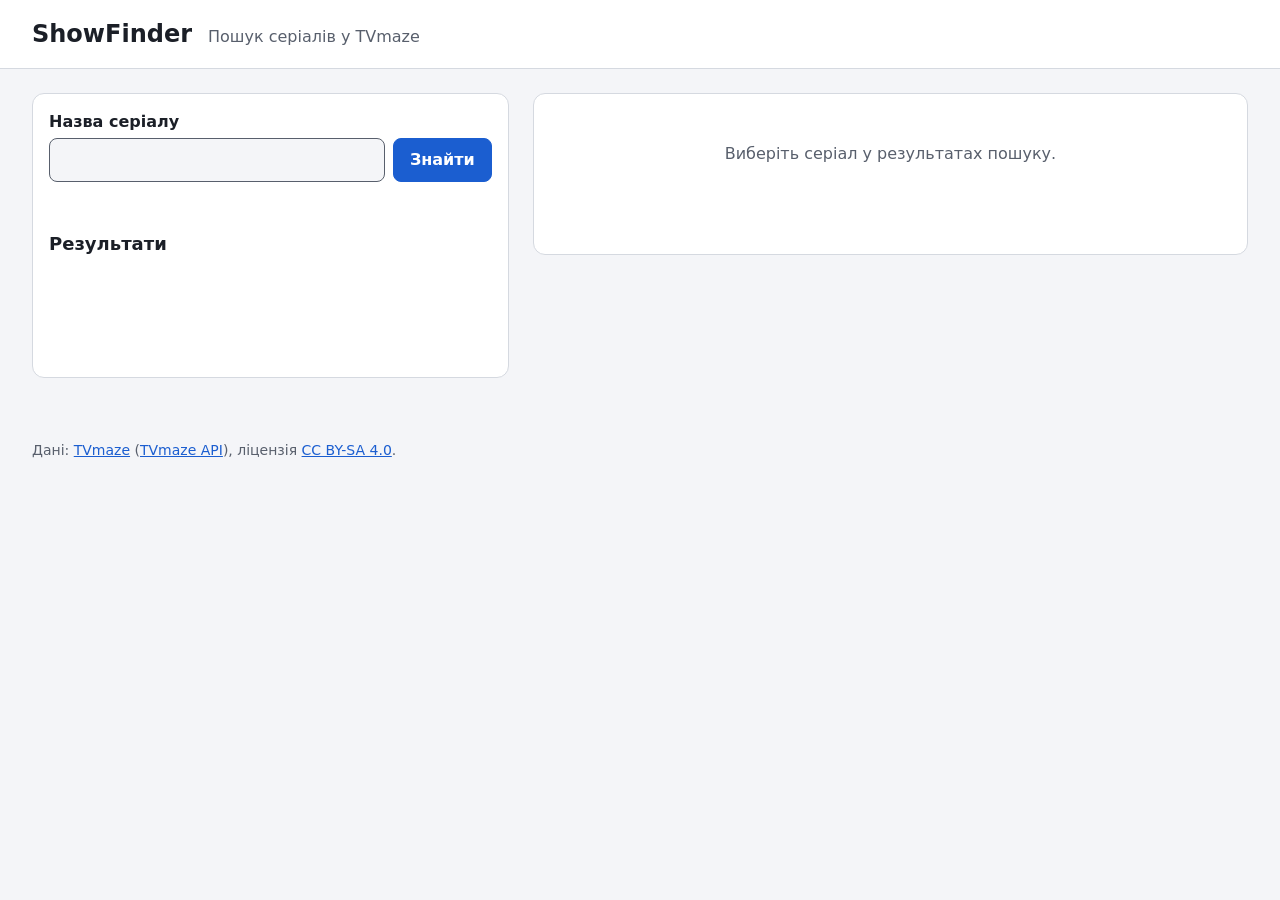
<file: index.html>
<!doctype html>
<html lang="uk">
  <head>
    <meta charset="utf-8" />
    <meta name="viewport" content="width=device-width, initial-scale=1" />
    <title>ShowFinder — пошук серіалів у TVmaze</title>
    <meta name="description" content="Пошук серіалів через TVmaze API: результати, епізоди за сезонами й актори." />
    <link rel="icon" href="data:," />
    <link rel="stylesheet" href="styles.css" />
    <script type="module" src="src/main.js"></script>
  </head>
  <body>
    <header class="site-header">
      <div class="container site-header__inner">
        <h1 class="site-title">ShowFinder</h1>
        <p class="site-tagline">Пошук серіалів у TVmaze</p>
      </div>
    </header>

    <main class="container layout">
      <section class="pane pane--search" aria-labelledby="results-heading">
        <form id="search" class="search" role="search" aria-label="Пошук серіалів">
          <label for="search-query">Назва серіалу</label>
          <div class="search__row">
            <input id="search-query" name="query" type="search" autocomplete="off" spellcheck="false" />
            <button type="submit" class="btn btn--primary">Знайти</button>
          </div>
        </form>
        <p id="status" class="status" role="status"></p>
        <h2 id="results-heading" class="pane__heading">Результати</h2>
        <div id="results" class="region"></div>
      </section>

      <section class="pane pane--details" aria-label="Сторінка серіалу">
        <div id="details" class="region">
          <p class="placeholder">Виберіть серіал у результатах пошуку.</p>
        </div>
      </section>
    </main>

    <footer class="site-footer container">
      <p>
        Дані: <a href="https://www.tvmaze.com">TVmaze</a>
        (<a href="https://www.tvmaze.com/api">TVmaze API</a>), ліцензія
        <a href="https://creativecommons.org/licenses/by-sa/4.0/">CC BY-SA 4.0</a>.
      </p>
    </footer>

    <!-- Стани областей #results і #details. Стилі для них готові. -->
    <template id="state-loading">
      <p class="state state--loading"><span class="spinner" aria-hidden="true"></span>Завантаження…</p>
    </template>

    <template id="state-message">
      <p class="state state--message"></p>
    </template>

    <template id="state-error">
      <div class="state state--error">
        <p class="state__text"></p>
        <button type="button" class="btn" data-action="retry">Спробувати ще</button>
      </div>
    </template>
  </body>
</html>
</file>
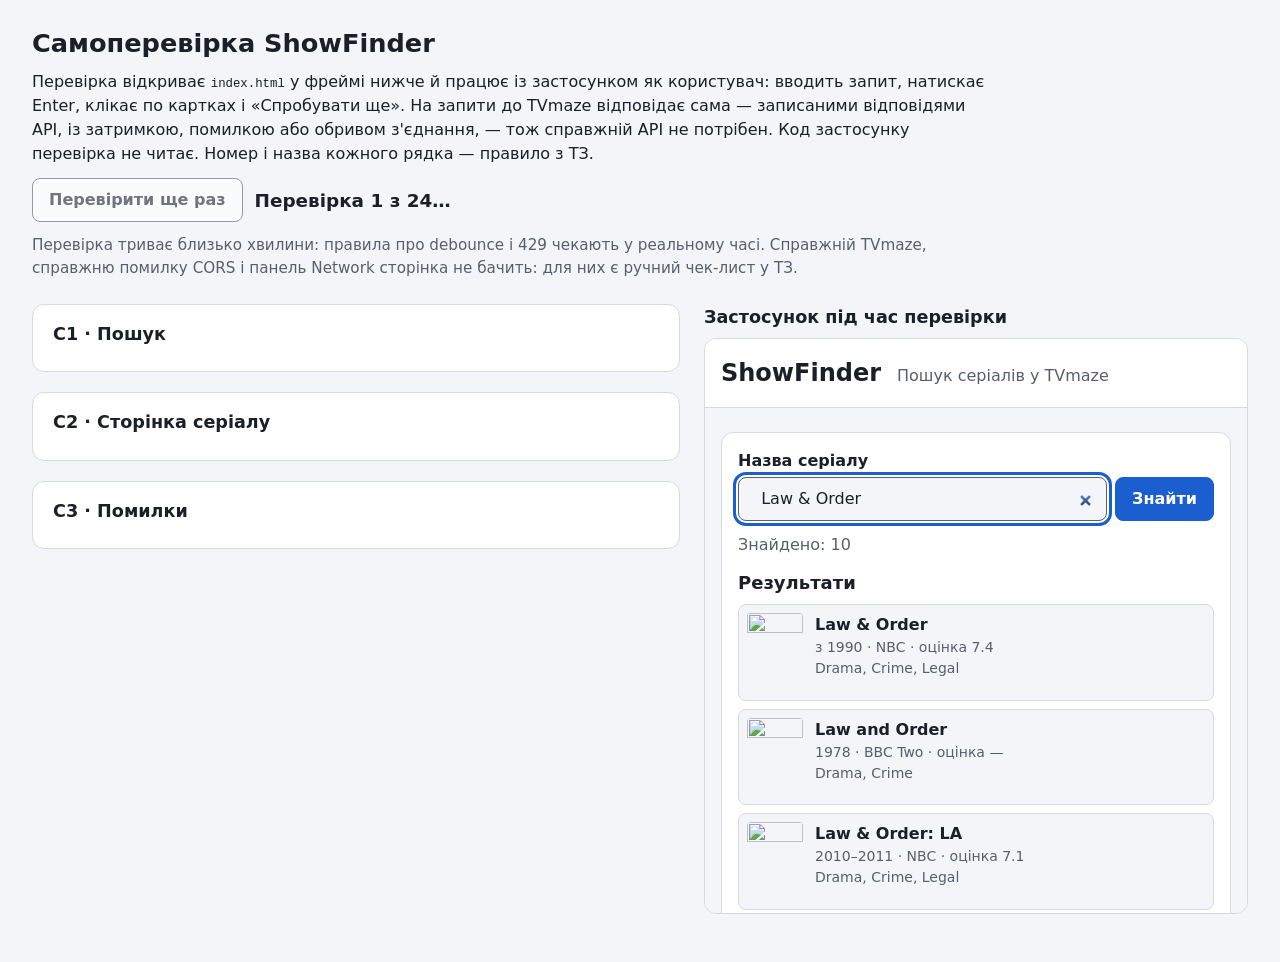
<file: check.html>
<!doctype html>
<html lang="uk">
  <head>
    <meta charset="utf-8" />
    <meta name="viewport" content="width=device-width, initial-scale=1" />
    <title>Самоперевірка — ShowFinder</title>
    <link rel="icon" href="data:," />
    <link rel="stylesheet" href="check/check.css" />
    <script type="module" src="check/main.js"></script>
  </head>
  <body>
    <header class="intro">
      <h1>Самоперевірка ShowFinder</h1>
      <p>
        Перевірка відкриває <code>index.html</code> у фреймі нижче й працює із застосунком як
        користувач: вводить запит, натискає Enter, клікає по картках і «Спробувати ще». На запити
        до TVmaze відповідає сама — записаними відповідями API, із затримкою, помилкою або обривом
        з'єднання, — тож справжній API не потрібен. Код застосунку перевірка не читає. Номер і
        назва кожного рядка — правило з ТЗ.
      </p>
      <p class="intro__run">
        <button id="run" type="button">Перевірити ще раз</button>
        <span id="summary" role="status">Перевірка не запускалася: потрібен JavaScript.</span>
      </p>
      <p class="intro__note">
        Перевірка триває близько хвилини: правила про debounce і 429 чекають у реальному часі.
        Справжній TVmaze, справжню помилку CORS і панель Network сторінка не бачить: для них є
        ручний чек-лист у ТЗ.
      </p>
    </header>
    <main class="layout">
      <div id="results" class="results"></div>
      <section class="stage-wrap" aria-labelledby="stage-title">
        <h2 id="stage-title">Застосунок під час перевірки</h2>
        <div id="stage" class="stage"></div>
      </section>
    </main>
  </body>
</html>
</file>
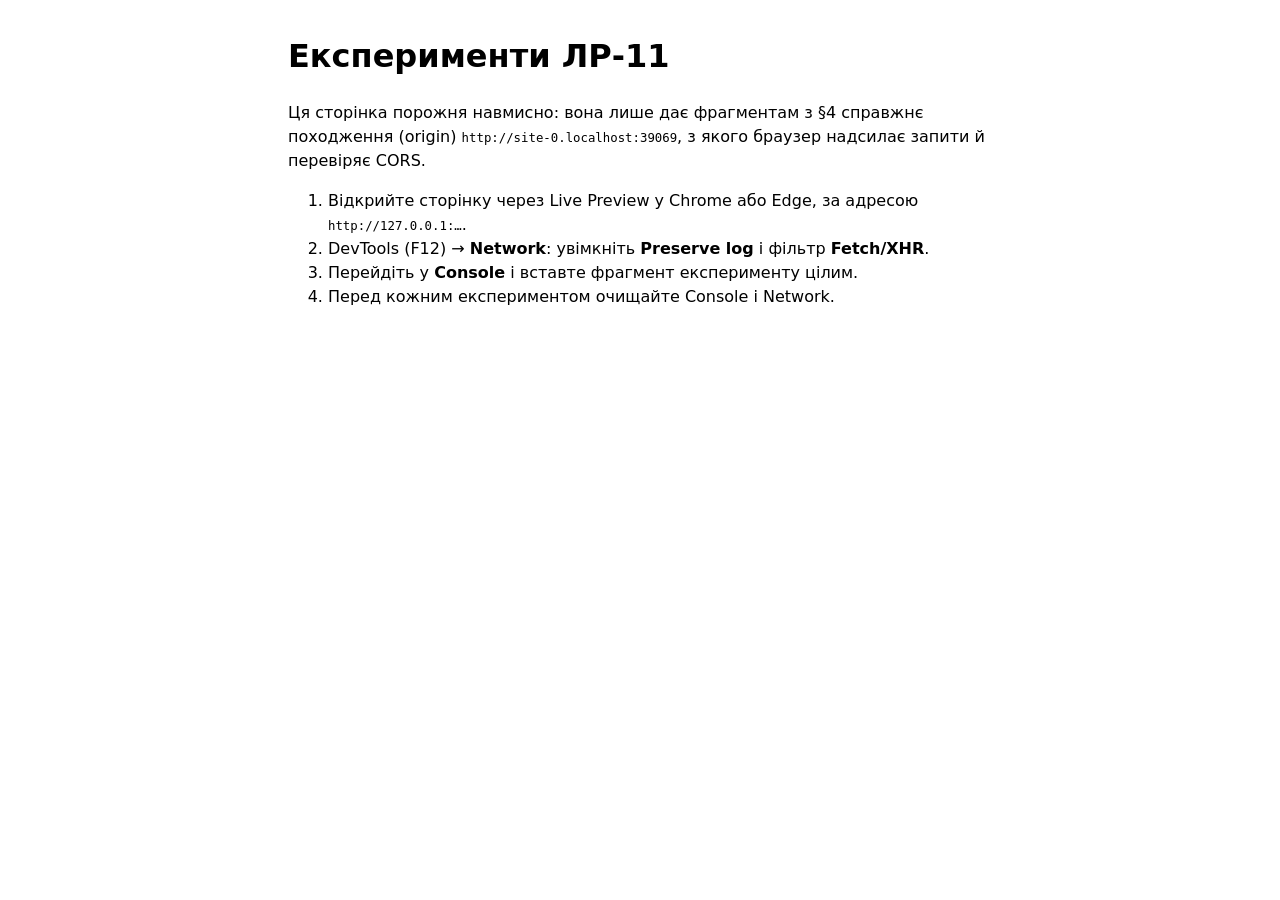
<file: experiments.html>
<!doctype html>
<html lang="uk">
  <head>
    <meta charset="utf-8" />
    <meta name="viewport" content="width=device-width, initial-scale=1" />
    <title>Експерименти ЛР-11</title>
    <link rel="icon" href="data:," />
    <style>
      :root {
        color-scheme: light dark;
        font-family: system-ui, -apple-system, 'Segoe UI', Roboto, sans-serif;
        line-height: 1.5;
      }

      body {
        max-width: 44rem;
        margin: 2rem auto;
        padding: 0 1rem;
      }

      code {
        font-size: 0.95em;
      }
    </style>
  </head>
  <body>
    <h1>Експерименти ЛР-11</h1>
    <p>
      Ця сторінка порожня навмисно: вона лише дає фрагментам з §4 справжнє походження (origin)
      <code id="origin"></code>, з якого браузер надсилає запити й перевіряє CORS.
    </p>
    <ol>
      <li>Відкрийте сторінку через Live Preview у Chrome або Edge, за адресою <code>http://127.0.0.1:…</code>.</li>
      <li>DevTools (F12) → <strong>Network</strong>: увімкніть <strong>Preserve log</strong> і фільтр <strong>Fetch/XHR</strong>.</li>
      <li>Перейдіть у <strong>Console</strong> і вставте фрагмент експерименту цілим.</li>
      <li>Перед кожним експериментом очищайте Console і Network.</li>
    </ol>
    <script>
      document.querySelector('#origin').textContent = location.origin;
    </script>
  </body>
</html>
</file>
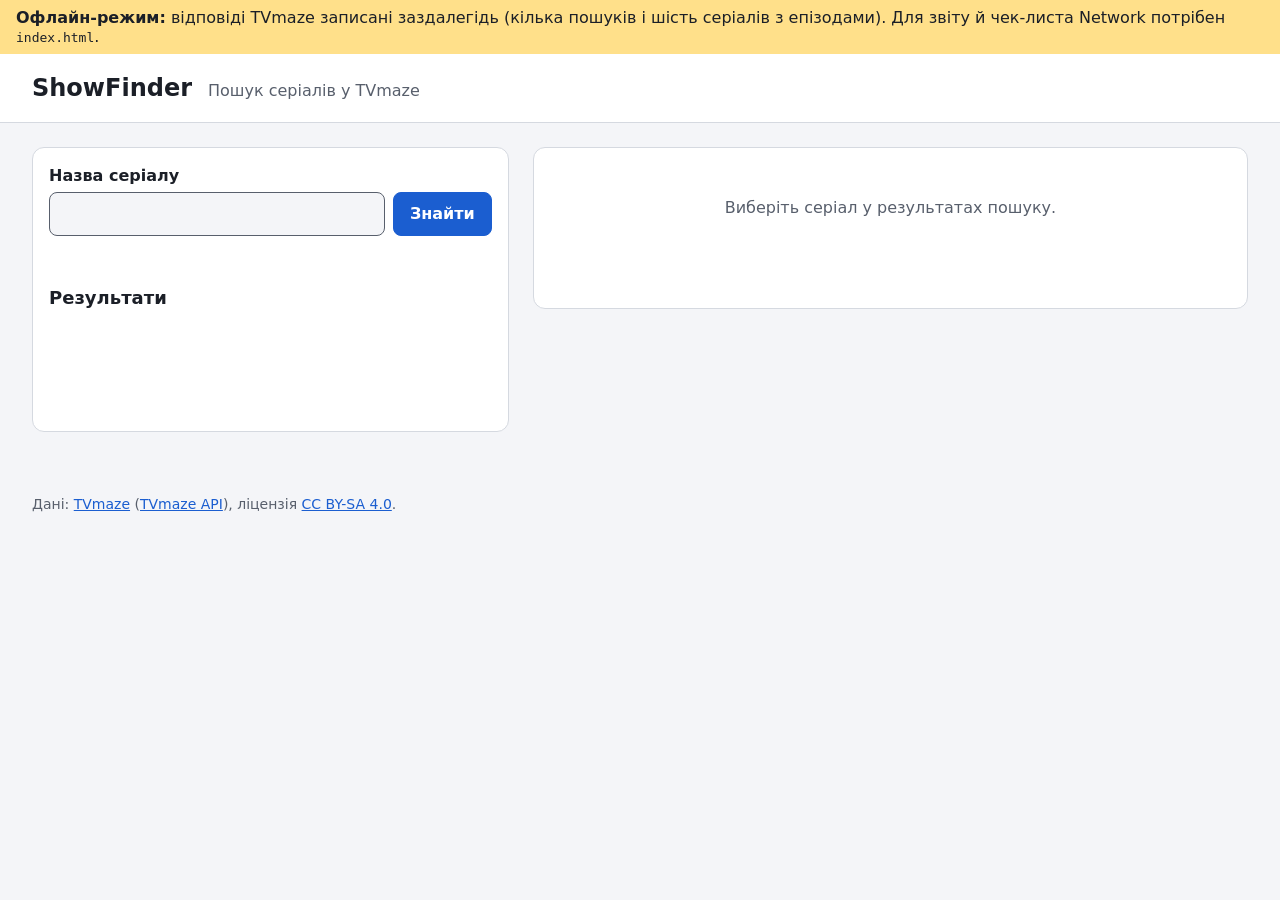
<file: offline.html>
<!doctype html>
<html lang="uk">
  <head>
    <meta charset="utf-8" />
    <meta name="viewport" content="width=device-width, initial-scale=1" />
    <title>ShowFinder — офлайн-режим</title>
    <link rel="icon" href="data:," />
    <style>
      html,
      body {
        height: 100%;
        margin: 0;
        font-family: system-ui, -apple-system, 'Segoe UI', Roboto, sans-serif;
      }

      body {
        display: flex;
        flex-direction: column;
      }

      .banner {
        margin: 0;
        padding: 0.5rem 1rem;
        color: #1b1f27;
        background: #ffe08a;
      }

      iframe {
        flex: 1;
        width: 100%;
        border: 0;
      }
    </style>
    <!--
      Той самий index.html, але запити до TVmaze отримують записані відповіді з check/fixtures/
      через 0,25–0,9 с (check/net.js). Для заняття, коли TVmaze обмежує запити з однієї адреси
      (429) або мережі немає. Змінювати цей файл не потрібно.
    -->
    <script type="module">
      const frame = document.querySelector('iframe');
      const response = await fetch('index.html', { cache: 'no-store' });
      const html = await response.text();
      frame.srcdoc = html.replace(/<head(\s[^>]*)?>/i, (tag) => `${tag}<script src="check/net.js" data-offline><\/script>`);
    </script>
  </head>
  <body>
    <p class="banner">
      <strong>Офлайн-режим:</strong> відповіді TVmaze записані заздалегідь (кілька пошуків і шість
      серіалів з епізодами). Для звіту й чек-листа Network потрібен <code>index.html</code>.
    </p>
    <iframe title="ShowFinder в офлайн-режимі"></iframe>
  </body>
</html>
</file>
<file: styles.css>
/*
 * Стилі ShowFinder. Готові: змінювати їх для лабораторної не потрібно.
 * Стани областей #results і #details оформлено класами шаблонів з index.html (.state--loading,
 * .state--message, .state--error), а область, що завантажується, — атрибутом [aria-busy="true"].
 *
 * Палітра й контраст — як у «Мій список» (ЛР-9): текст 15.1 / 13.8, приглушений текст
 * 5.9 / 7.6, акцент 5.4 / 7.6, помилка 6.0 / 9.7 до 1 у світлій / темній темі.
 */
:root {
  color-scheme: light dark;
  --bg: light-dark(#f4f5f8, #121418);
  --surface: light-dark(#ffffff, #1c1f25);
  --text: light-dark(#1b1f27, #e9ebef);
  --muted: light-dark(#585f6c, #a9b0bc);
  --line: light-dark(#d5d9e0, #363b46);
  --accent: light-dark(#1b5ed0, #82b1ff);
  --accent-ink: light-dark(#ffffff, #0b1426);
  --accent-soft: light-dark(#e6eefc, #1d2a44);
  --danger: light-dark(#b3261e, #ffb4ab);
  --danger-soft: light-dark(#fcebea, #3b1d1b);
  --radius: 0.75rem;

  font-family: system-ui, -apple-system, 'Segoe UI', Roboto, sans-serif;
  line-height: 1.5;
}

*,
*::before,
*::after {
  box-sizing: border-box;
}

body {
  margin: 0;
  background: var(--bg);
  color: var(--text);
}

a {
  color: var(--accent);
}

.container {
  width: min(76rem, 100% - 2rem);
  margin-inline: auto;
}

:focus-visible {
  outline: 3px solid var(--accent);
  outline-offset: 2px;
}

/* ---------- Header і footer ---------- */

.site-header {
  background: var(--surface);
  border-bottom: 1px solid var(--line);
}

.site-header__inner {
  display: flex;
  flex-wrap: wrap;
  align-items: baseline;
  gap: 0.25rem 1rem;
  padding-block: 1rem;
}

.site-title {
  margin: 0;
  font-size: 1.5rem;
}

.site-tagline {
  margin: 0;
  color: var(--muted);
}

.site-footer {
  padding-block: 1.5rem 2rem;
  color: var(--muted);
  font-size: 0.875rem;
}

/* ---------- Дві панелі ---------- */

.layout {
  display: grid;
  gap: 1.5rem;
  padding-block: 1.5rem;
}

@media (min-width: 60rem) {
  .layout {
    grid-template-columns: minmax(20rem, 2fr) 3fr;
    align-items: start;
  }

  .pane--details {
    position: sticky;
    top: 1rem;
    max-height: calc(100dvh - 2rem);
    overflow-y: auto;
  }
}

.pane {
  min-width: 0;
  padding: 1rem;
  background: var(--surface);
  border: 1px solid var(--line);
  border-radius: var(--radius);
}

.pane__heading {
  margin: 0 0 0.5rem;
  font-size: 1.125rem;
}

/* ---------- Пошук ---------- */

.search label {
  display: block;
  margin-bottom: 0.25rem;
  font-weight: 600;
}

.search__row {
  display: flex;
  gap: 0.5rem;
}

input[type='search'] {
  flex: 1;
  min-width: 0;
  min-height: 2.75rem;
  padding: 0.5rem 0.75rem;
  font: inherit;
  color: inherit;
  background: var(--bg);
  border: 1px solid var(--muted);
  border-radius: 0.5rem;
}

.btn {
  min-height: 2.75rem;
  padding: 0.5rem 1rem;
  font: inherit;
  font-weight: 600;
  color: var(--accent);
  background: var(--accent-soft);
  border: 1px solid var(--accent);
  border-radius: 0.5rem;
  cursor: pointer;
}

.btn--primary {
  color: var(--accent-ink);
  background: var(--accent);
}

.status {
  min-height: 1.5em;
  margin: 0.75rem 0;
  color: var(--muted);
}

/* ---------- Області #results і #details ---------- */

.region {
  min-height: 6rem;
}

.region[aria-busy='true'] > :not(.state) {
  opacity: 0.4;
}

.placeholder {
  margin: 2rem 0;
  color: var(--muted);
  text-align: center;
}

.state {
  margin: 1.5rem 0;
  text-align: center;
}

.state--loading {
  display: flex;
  justify-content: center;
  align-items: center;
  gap: 0.75rem;
  color: var(--muted);
}

.spinner {
  width: 1.25rem;
  height: 1.25rem;
  border: 3px solid var(--line);
  border-top-color: var(--accent);
  border-radius: 50%;
  animation: spin 0.8s linear infinite;
}

@keyframes spin {
  to {
    rotate: 1turn;
  }
}

@media (prefers-reduced-motion: reduce) {
  .spinner {
    animation-duration: 3s;
  }
}

.state--message {
  color: var(--muted);
}

.state--error {
  padding: 1rem;
  color: var(--danger);
  background: var(--danger-soft);
  border: 1px solid var(--danger);
  border-radius: 0.5rem;
}

.state__text {
  margin: 0 0 0.75rem;
  font-weight: 600;
}

/* ---------- Картки результатів ---------- */

.cards {
  display: grid;
  gap: 0.5rem;
  margin: 0;
  padding: 0;
  list-style: none;
}

.card {
  display: flex;
  gap: 0.75rem;
  width: 100%;
  padding: 0.5rem;
  font: inherit;
  color: inherit;
  text-align: start;
  background: var(--bg);
  border: 1px solid var(--line);
  border-radius: 0.5rem;
  cursor: pointer;
}

.card:hover {
  border-color: var(--accent);
}

.card__image {
  flex: none;
  width: 3.5rem;
  height: auto;
  aspect-ratio: 210 / 295;
  object-fit: cover;
  border-radius: 0.25rem;
}

.poster--none {
  display: block;
  background: repeating-linear-gradient(45deg, var(--line) 0 0.25rem, transparent 0.25rem 0.5rem);
}

.card__body {
  display: flex;
  flex-direction: column;
  min-width: 0;
}

.card__title {
  font-weight: 700;
}

.card__meta,
.card__genres {
  color: var(--muted);
  font-size: 0.875rem;
}

/* ---------- Сторінка серіалу ---------- */

.show__head {
  display: flex;
  gap: 1rem;
  align-items: start;
}

.show__image {
  flex: none;
  width: 7rem;
  height: auto;
  aspect-ratio: 210 / 295;
  object-fit: cover;
  border-radius: 0.5rem;
}

.show__intro p {
  margin: 0.25rem 0;
}

.show__title {
  margin: 0 0 0.25rem;
  font-size: 1.5rem;
  line-height: 1.2;
}

.show__meta,
.show__genres {
  color: var(--muted);
}

.show h3 {
  margin: 1.5rem 0 0.5rem;
  font-size: 1.125rem;
}

.season {
  border-top: 1px solid var(--line);
}

.season > summary {
  padding-block: 0.5rem;
  font-weight: 600;
  cursor: pointer;
}

.episodes {
  margin: 0 0 0.75rem;
  padding-inline-start: 1.25rem;
}

.episode__code,
.episode__date {
  color: var(--muted);
  font-variant-numeric: tabular-nums;
}

.cast {
  columns: 2 14rem;
  margin: 0;
  padding-inline-start: 1.25rem;
}

.cast__role {
  color: var(--muted);
}

.empty {
  color: var(--muted);
}
</file>
<file: check/check.css>
/* Сторінка самоперевірки. Змінювати не потрібно. */
:root {
  color-scheme: light dark;
  --bg: light-dark(#f4f5f8, #121418);
  --surface: light-dark(#ffffff, #1c1f25);
  --text: light-dark(#1b1f27, #e9ebef);
  --muted: light-dark(#585f6c, #a9b0bc);
  --line: light-dark(#d5d9e0, #363b46);
  --pass: light-dark(#17703a, #7ad79a);
  --fail: light-dark(#b3261e, #ffb4ab);
  --accent: light-dark(#1b5ed0, #82b1ff);

  font-family: system-ui, -apple-system, 'Segoe UI', Roboto, sans-serif;
  line-height: 1.5;
}

* {
  box-sizing: border-box;
}

body {
  margin: 0;
  padding: 1.5rem clamp(1rem, 3vw, 2rem) 3rem;
  background: var(--bg);
  color: var(--text);
}

h1 {
  margin: 0 0 0.5rem;
  font-size: 1.6rem;
}

h2 {
  margin: 0 0 0.5rem;
  font-size: 1.1rem;
}

.intro {
  max-width: 60rem;
  margin-bottom: 1.5rem;
}

.intro p {
  margin: 0 0 0.75rem;
}

.intro__run {
  display: flex;
  flex-wrap: wrap;
  align-items: center;
  gap: 0.75rem;
}

#summary {
  font-size: 1.15rem;
  font-weight: 700;
}

[data-state='passed'] #summary {
  color: var(--pass);
}

[data-state='failed'] #summary,
[data-state='error'] #summary {
  color: var(--fail);
}

.intro__note {
  color: var(--muted);
  font-size: 0.95rem;
}

button {
  min-height: 2.75rem;
  padding: 0.5rem 1rem;
  font: inherit;
  font-weight: 600;
  color: var(--text);
  background: var(--surface);
  border: 1px solid var(--muted);
  border-radius: 0.5rem;
  cursor: pointer;
}

button:disabled {
  cursor: progress;
  opacity: 0.6;
}

:focus-visible {
  outline: 3px solid var(--accent);
  outline-offset: 2px;
}

.layout {
  display: grid;
  gap: 1.5rem;
}

@media (min-width: 70rem) {
  .layout {
    grid-template-columns: minmax(0, 1fr) 34rem;
    align-items: start;
  }

  .stage-wrap {
    position: sticky;
    top: 1rem;
  }
}

.group {
  margin-bottom: 1.25rem;
  padding: 1rem 1.25rem;
  background: var(--surface);
  border: 1px solid var(--line);
  border-radius: 0.75rem;
}

.checks {
  margin: 0;
  padding: 0;
  list-style: none;
}

.checks li {
  position: relative;
  padding: 0.4rem 0 0.4rem 1.75rem;
  border-top: 1px solid var(--line);
}

.checks li:first-child {
  border-top: 0;
}

.mark {
  position: absolute;
  left: 0;
  font-weight: 700;
}

.pass .mark {
  color: var(--pass);
}

.fail .mark {
  color: var(--fail);
}

.detail {
  margin: 0.25rem 0 0;
  color: var(--fail);
  overflow-wrap: anywhere;
}

.stage iframe {
  display: block;
  width: 100%;
  height: 36rem;
  background: var(--bg);
  border: 1px solid var(--line);
  border-radius: 0.75rem;
}

.visually-hidden {
  position: absolute;
  width: 1px;
  height: 1px;
  margin: -1px;
  overflow: hidden;
  clip-path: inset(50%);
  white-space: nowrap;
}

code {
  font-size: 0.95em;
}
</file>
